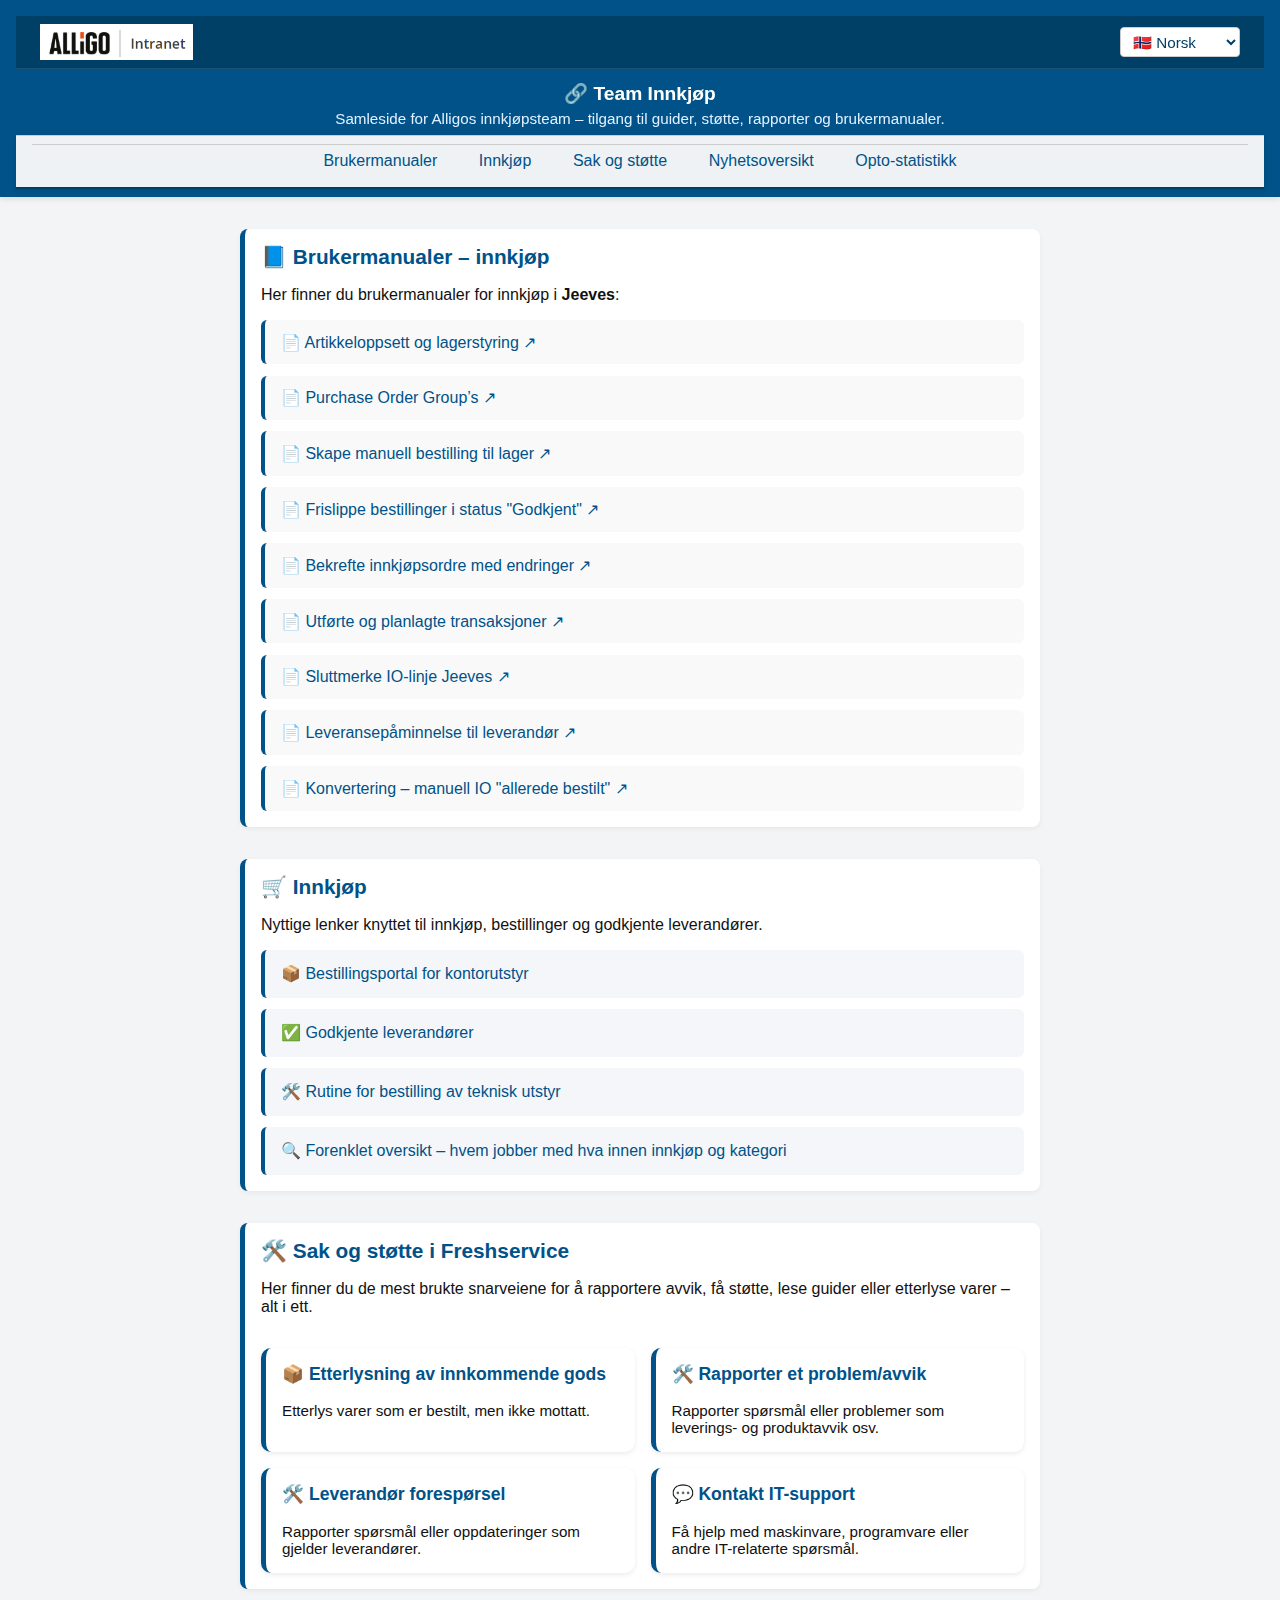
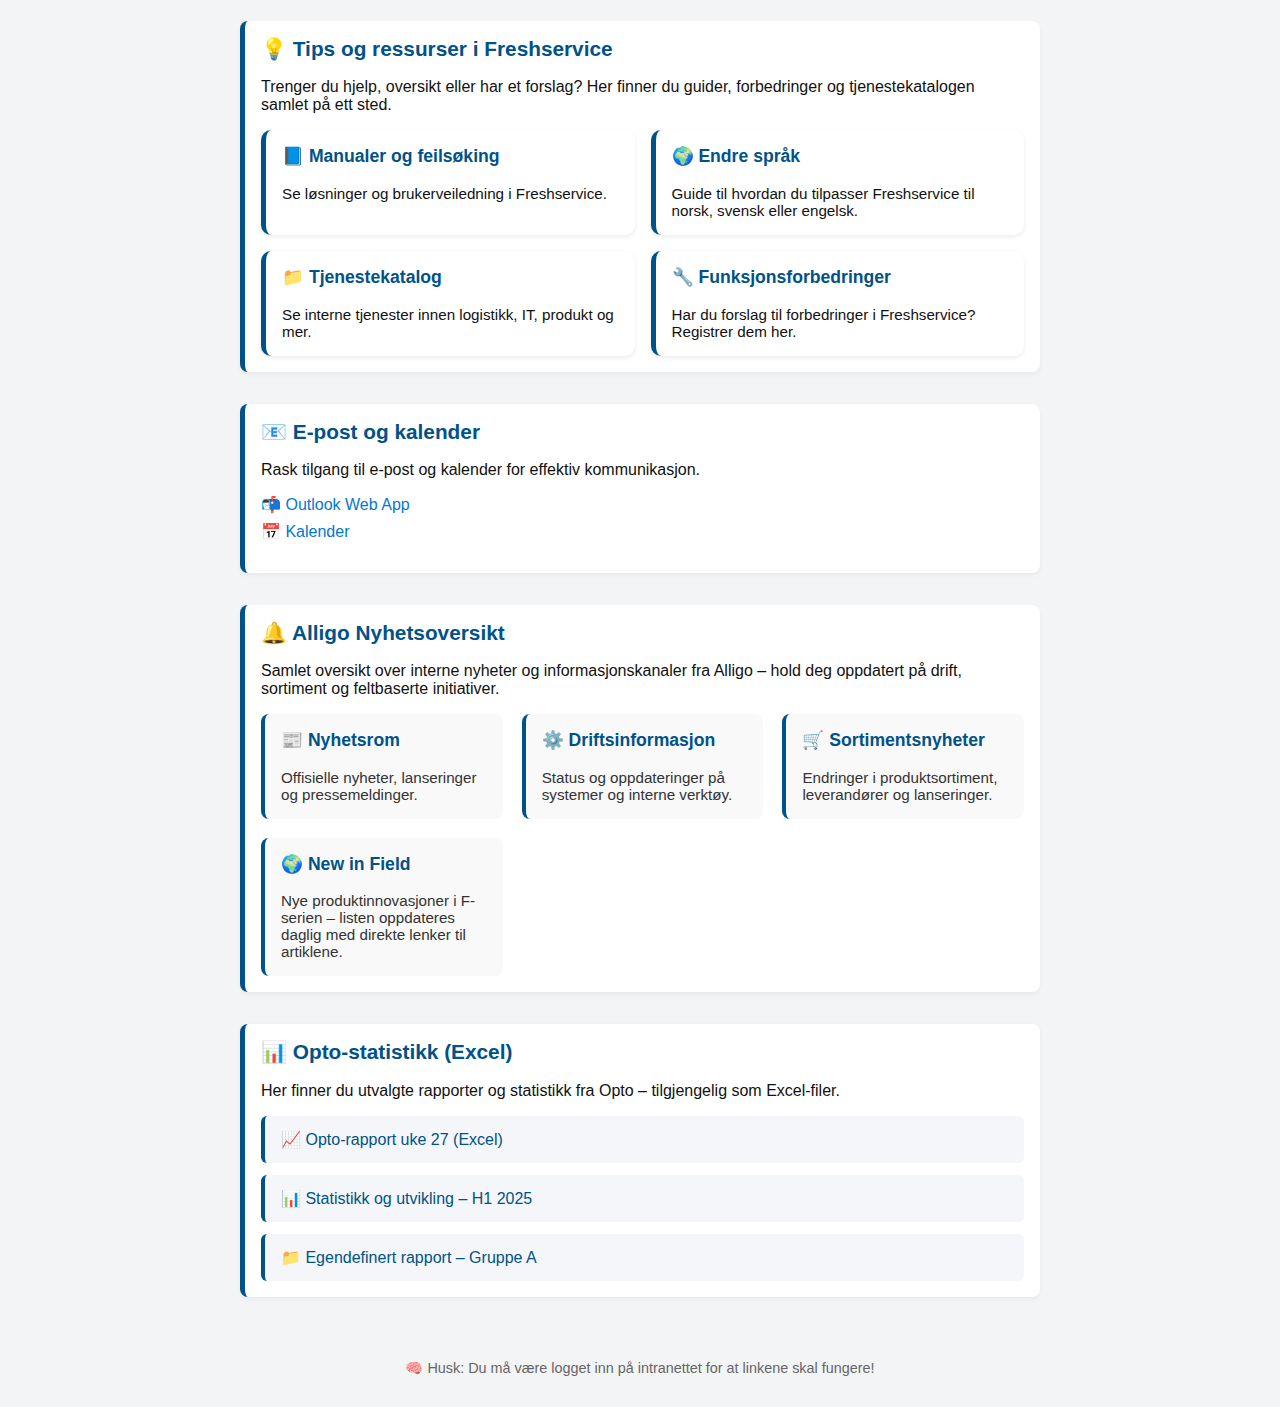
<file: index.html>
<!DOCTYPE html>
<html lang="no">

<head>
    <meta charset="UTF-8">
    <meta name="viewport" content="width=device-width, initial-scale=1">

    <title>Team Innkjøp – Nyttige lenker fra intranettet</title>
    <meta name="description"
        content="Samleside for Alligos innkjøpsteam – tilgang til guider, støtte, rapporter og brukermanualer.">
    <meta name="author" content="Team Innkjøp – Alligo">
    <link rel="icon" href="favicon.ico" type="image/x-icon">

    <!-- Stilark -->
    <link rel="stylesheet" href="assets/css/structured.css">
    <link rel="stylesheet" href="assets/css/mobile.css">
</head>
  

<body>
    <header class="sticky-header">
        <div class="header-top">
            <img src="assets/logo.png" alt="Alligo logo" class="logo" />
        
            <div class="header-controls">
                <div class="language-selector">
                    <label for="languageSelect" class="visually-hidden">Velg språk</label>
                    <select id="languageSelect" onchange="setLanguage(this.value)" aria-label="Velg språk">
                        <option value="no" selected>🇳🇴 Norsk</option>
                        <option value="se">🇸🇪 Svenska</option>
                        <option value="en">🇬🇧 English</option>
                    </select>
                </div>
            </div>
            <button class="hamburger" onclick="toggleMenu()">
                ☰ <span class="visually-hidden">Åpne meny</span>
            </button>
        </div>
          
          

        <div class="header-text">
            <h1 data-i18n="header.title">🔗 Team Innkjøp</h1>
            <p class="subtitle" data-i18n="header.subtitle">Nyttige lenker fra intranettet</p>
            <p class="description" data-i18n="header.description">Samleside for Alligos innkjøpsteam – tilgang til guider,
                støtte, rapporter og brukermanualer.</p>
            <p class="updated" data-i18n="header.updated">📅 Sist oppdatert: 2025-07-08</p>
        </div>
        
        <nav class="section-nav">
            <ul>
                <li><a href="#manualer" data-i18n="nav.manualer">Brukermanualer</a></li>
                <li><a href="#innkjop" data-i18n="nav.innkjop">Innkjøp</a></li>
                <li><a href="#freshservice" data-i18n="nav.freshservice">Sak og støtte</a></li>
                <li><a href="#nyheter" data-i18n="nav.nyheter">Nyhetsoversikt</a></li>
                <li><a href="#opto" data-i18n="nav.opto">Opto-statistikk</a></li>
            </ul>
        </nav>
       
    </header>
      

    <main>
        <section id="manualer">
            <h2 data-i18n="manualer.title">📘 Brukermanualer – innkjøp</h2>
            <p data-i18n="manualer.subtitle">Her finner du brukermanualer for innkjøp i <strong>Jeeves</strong>:</p>
            <div class="manual-grid">
                <a class="manual-card"
                    href="https://go.nanolearning.com/LessonViewer/?da=7509236&key=mYvjS7Dd3nmbU0af&mode=1&du=37914007"
                    target="_blank" rel="noopener" data-i18n="manualer.link1">📄 Artikkeloppsett og lagerstyring ↗</a>
                <a class="manual-card"
                    href="https://go.nanolearning.com/LessonViewer/?da=6764135&key=0xFFd02qWhVoDhG2&mode=1&du=37914011"
                    target="_blank" rel="noopener" data-i18n="manualer.link2">📄 Purchase Order Group’s ↗</a>
                <a class="manual-card"
                    href="https://go.nanolearning.com/LessonViewer/?da=6824299&key=uRhP2oCtgLZ7zWzk&mode=1&du=37914012"
                    target="_blank" rel="noopener" data-i18n="manualer.link3">📄 Skape manuell bestilling til lager ↗</a>
                <a class="manual-card"
                    href="https://go.nanolearning.com/LessonViewer/?da=4113198&key=CcGe8UIwFge2Daev&mode=1&du=37914014"
                    target="_blank" rel="noopener" data-i18n="manualer.link4">📄 Frislippe bestillinger i status "Godkjent"
                    ↗</a>
                <a class="manual-card"
                    href="https://go.nanolearning.com/LessonViewer/?da=6818569&key=a9OWDwea0AuUtwn7&mode=1&du=37914015"
                    target="_blank" rel="noopener" data-i18n="manualer.link5">📄 Bekrefte innkjøpsordre med endringer ↗</a>
                <a class="manual-card"
                    href="https://go.nanolearning.com/LessonViewer/?da=6818569&key=mvF6azvFHD1VyTA6&mode=1&du=37914016"
                    target="_blank" rel="noopener" data-i18n="manualer.link6">📄 Utførte og planlagte transaksjoner ↗</a>
                <a class="manual-card"
                    href="https://go.nanolearning.com/LessonViewer/?da=6938647&key=WJbq9eqk62ZMb5Bo&mode=1&du=37914017"
                    target="_blank" rel="noopener" data-i18n="manualer.link7">📄 Sluttmerke IO-linje Jeeves ↗</a>
                <a class="manual-card"
                    href="https://go.nanolearning.com/LessonViewer/?da=6824151&key=TcPkCjxL5RFqLLOH&mode=1&du=37914018"
                    target="_blank" rel="noopener" data-i18n="manualer.link8">📄 Leveransepåminnelse til leverandør ↗</a>
                <a class="manual-card"
                    href="https://go.nanolearning.com/LessonViewer/?da=7244613&key=pJkD78fIf8t6hh6m&mode=1&du=37914019"
                    target="_blank" rel="noopener" data-i18n="manualer.link9">📄 Konvertering – manuell IO "allerede bestilt"
                    ↗</a>
            </div>
            </section>
          
          

            <section id="innkjop">
                <h2 data-i18n="innkjop.title">🛒 Innkjøp</h2>
                <p data-i18n="innkjop.subtitle">
                    Nyttige lenker knyttet til innkjøp, bestillinger og godkjente leverandører.
                </p>
            
                <div class="purchase-grid">
                    <a class="purchase-card" href="#" target="_blank" data-i18n="innkjop.link1">📦 Bestillingsportal for
                        kontorutstyr</a>
                    <a class="purchase-card" href="#" target="_blank" data-i18n="innkjop.link2">✅ Godkjente leverandører</a>
                    <a class="purchase-card" href="#" target="_blank" data-i18n="innkjop.link3">🛠️ Rutine for bestilling av teknisk
                        utstyr</a>
                    <a class="purchase-card" href="/innkjopsteam-med-filter/index.html" target="_blank">
                        🔍 Forenklet oversikt – hvem jobber med hva innen innkjøp og kategori
                    </a>
                </div>
            </section>
              
            
          

        <section id="freshservice">
            <h2 data-i18n="fresh.title">🛠️ Sak og støtte i Freshservice</h2>
            <p data-i18n="fresh.intro">Her finner du de mest brukte snarveiene for å rapportere avvik, få støtte, lese guider
                eller etterlyse varer – alt i ett.</p>
        
            <div class="support-grid" style="margin-top: 2rem;">
                <a class="support-card" href="https://freshservice.alligo.com/support/catalog/items/361" target="_blank"
                    rel="noopener">
                    <h3 data-i18n="fresh.gods_title">📦 Etterlysning av innkommende gods</h3>
                    <p data-i18n="fresh.gods_text">Etterlys varer som er bestilt, men ikke mottatt.</p>
                </a>
        
                <a class="support-card" href="https://freshservice.alligo.com/support/tickets/new" target="_blank"
                    rel="noopener">
                    <h3 data-i18n="fresh.avvik_title">🛠️ Rapporter et problem/avvik</h3>
                    <p data-i18n="fresh.avvik_text">Rapporter spørsmål eller problemer som leverings- og produktavvik osv.</p>
                </a>
        
                <a class="support-card" href="https://freshservice.alligo.com/support/catalog/items/167" target="_blank"
                    rel="noopener">
                    <h3 data-i18n="fresh.leverandor_title">🛠️ Leverandør forespørsel</h3>
                    <p data-i18n="fresh.leverandor_text">Rapporter spørsmål eller oppdateringer som gjelder leverandører.</p>
                </a>
        
                <a class="support-card" href="https://freshservice.alligo.com/support/tickets/new?category=IT" target="_blank"
                    rel="noopener">
                    <h3 data-i18n="fresh.itsupport_title">💬 Kontakt IT-support</h3>
                    <p data-i18n="fresh.itsupport_text">Få hjelp med maskinvare, programvare eller andre IT-relaterte spørsmål.
                    </p>
                </a>
            </div>
        </section>

        <section>
            <h2 data-i18n="tips.title">💡 Tips og ressurser i Freshservice</h2>
            <p data-i18n="tips.intro">Trenger du hjelp, oversikt eller har et forslag? Her finner du guider, forbedringer og
                tjenestekatalogen samlet på ett sted.</p>
        
            <div class="support-grid">
                <a class="support-card" href="https://freshservice.alligo.com/support/solutions" target="_blank" rel="noopener">
                    <h3 data-i18n="tips.manual_title">📘 Manualer og feilsøking</h3>
                    <p data-i18n="tips.manual_text">Se løsninger og brukerveiledning i Freshservice.</p>
                </a>
        
                <a class="support-card" href="https://freshservice.alligo.com/support/solutions/articles/53000082025"
                    target="_blank" rel="noopener">
                    <h3 data-i18n="tips.language_title">🌍 Endre språk</h3>
                    <p data-i18n="tips.language_text">Guide til hvordan du tilpasser Freshservice til norsk, svensk eller
                        engelsk.</p>
                </a>
            </div>
        
            <div class="support-grid">
                <a class="support-card" href="https://freshservice.alligo.com/support/catalog/items?category_id=53000051363"
                    target="_blank" rel="noopener">
                    <h3 data-i18n="tips.catalog_title">📁 Tjenestekatalog</h3>
                    <p data-i18n="tips.catalog_text">Se interne tjenester innen logistikk, IT, produkt og mer.</p>
                </a>
        
                <a class="support-card" href="https://freshservice.alligo.com/support/catalog/items/69" target="_blank"
                    rel="noopener">
                    <h3 data-i18n="tips.improve_title">🔧 Funksjonsforbedringer</h3>
                    <p data-i18n="tips.improve_text">Har du forslag til forbedringer i Freshservice? Registrer dem her.</p>
                </a>
            </div>
        </section>
          

        <section>
            <h2 data-i18n="mail.title">📧 E-post og kalender</h2>
            <p data-i18n="mail.subtitle">Rask tilgang til e-post og kalender for effektiv kommunikasjon.</p>
            <ul>
                <li><a href="https://outlook.office.com/mail/inbox" data-i18n="mail.outlook">📬 Outlook Web App</a></li>
                <li><a href="https://outlook.office.com/calendar/view/month" data-i18n="mail.calendar">📅 Kalender</a></li>
            </ul>
        </section>
          

        <section id="nyheter">
            <h2 data-i18n="nyheter.title">🔔 Alligo Nyhetsoversikt</h2>
            <p data-i18n="nyheter.subtitle">Samlet oversikt over interne nyheter og informasjonskanaler fra Alligo – hold deg
                oppdatert på drift, sortiment og feltbaserte initiativer.</p>
        
            <div class="news-grid">
                <a class="news-card" href="https://intranet.alligo.com/toolsno/nyheter.4.74aa99c17471d6226f7003.html"
                    target="_blank" rel="noopener">
                    <h3 data-i18n="nyheter.link1_title">📰 Nyhetsrom</h3>
                    <p data-i18n="nyheter.link1_text">Offisielle nyheter, lanseringer og pressemeldinger.</p>
                </a>
        
                <a class="news-card"
                    href="https://intranet.alligo.com/toolsno/nyheter/driftsinformasjon.4.2b68e9e9187eae25bf7294b.html"
                    target="_blank" rel="noopener">
                    <h3 data-i18n="nyheter.link2_title">⚙️ Driftsinformasjon</h3>
                    <p data-i18n="nyheter.link2_text">Status og oppdateringer på systemer og interne verktøy.</p>
                </a>
        
                <a class="news-card"
                    href="https://intranet.alligo.com/toolsno/nyheter/sortimentsnyheter.4.73d14fa31906f99c256550fe.html"
                    target="_blank" rel="noopener">
                    <h3 data-i18n="nyheter.link3_title">🛒 Sortimentsnyheter</h3>
                    <p data-i18n="nyheter.link3_text">Endringer i produktsortiment, leverandører og lanseringer.</p>
                </a>
        
                <a class="news-card" href="https://intranet.alligo.com/toolsno/nyheter/newinfield.4.bcd2d6e1969f6218262cd4.html"
                    target="_blank" rel="noopener">
                    <h3 data-i18n="nyheter.link4_title">🌍 New in Field</h3>
                    <p data-i18n="nyheter.link4_text">Nye produktinnovasjoner i F-serien – listen oppdateres daglig med direkte
                        lenker til artiklene.</p>
                </a>
            </div>
        </section>
          
          
          

        <section id="opto">
            <h2 data-i18n="opto.title">📊 Opto-statistikk (Excel)</h2>
            <p data-i18n="opto.subtitle">Her finner du utvalgte rapporter og statistikk fra Opto – tilgjengelig som Excel-filer.
            </p>
        
            <div class="opto-grid">
                <a class="opto-card" href="#" target="_blank" data-i18n="opto.link1">📈 Opto-rapport uke 27 (Excel)</a>
                <a class="opto-card" href="#" target="_blank" data-i18n="opto.link2">📊 Statistikk og utvikling – H1 2025</a>
                <a class="opto-card" href="#" target="_blank" data-i18n="opto.link3">📁 Egendefinert rapport – Gruppe A</a>
            </div>
        </section>
          
          
    </main>

    <footer>
        <p data-i18n="footer.notice">🧠 Husk: Du må være logget inn på intranettet for at linkene skal fungere!</p>
    </footer>

    <script src="/assets/js/translations.no.js"></script>
    <script src="/assets/js/translations.se.js"></script>
    <script src="/assets/js/translations.en.js"></script>
    <script src="/assets/js/main.js"></script>
      
      
</body>

</html>
</file>
<file: assets/css/structured.css>
/* =========================
   🧱 GLOBALT & STANDARD
========================= */

html {
  scroll-behavior: smooth;
}

body {
  font-family: 'Segoe UI', sans-serif;
  margin: 0;
  padding: 0;
  background: #bac1ca;
  color: #333;
  height: 100%;
  overflow-x: hidden;
}

ul {
  list-style: none;
  padding: 0;
  margin-top: 1rem;
}

li {
  margin: 0.5rem 0;
}

a {
  text-decoration: none;
  color: #0078d4;
  font-weight: 500;
}

a:hover {
  text-decoration: underline;
}

/* =========================
   🦶 FOOTER
========================= */

footer {
  text-align: center;
  padding: 1rem;
  font-size: 0.9rem;
  color: #666;
}

/* =========================
   🚩 HEADER & MENY
========================= */

.sticky-header {
  position: sticky;
  top: 0;
  z-index: 1000;
  background: #005288;
  color: white;
  padding-bottom: 0.5rem;
  box-shadow: 0 2px 6px rgba(0, 0, 0, 0.1);
}

header {
  background: #0c507c;
  color: white;
  padding: 1rem;
  text-align: center;
}

.header-content {
  display: flex;
  align-items: center;
  gap: 1rem;
  flex-wrap: wrap;
  padding: 1rem 1.5rem;
  text-align: center;
}

.logo {
  height: 50px;
  width: auto;
}

.header-text {
  flex: 1;
  min-width: 200px;
}

.header-text h1 {
  margin: 0;
  font-size: 1.5rem;
}

.header-text p {
  margin: 0.3rem 0 0;
  font-size: 0.95rem;
  color: #e0f0ff;
}

/* =========================
   📌 SEKSJONSNAVIGASJON
========================= */

.section-nav {
  background: #eef2f5;
  border-top: 1px solid #ccc;
  border-bottom: 2px solid #003f66;
  padding: 0.8rem 1rem;
  text-align: center;
}

.section-nav ul {
  display: inline-flex;
  flex-wrap: wrap;
  gap: 1rem;
  margin: 0;
  padding: 0;
}

.section-nav li {
  display: inline;
}

.section-nav a {
  font-weight: 500;
  color: #005288;
  padding: 0.3rem 0.6rem;
  border-radius: 4px;
  transition: background 0.2s ease, color 0.2s ease;
}

.section-nav a:hover {
  color: #003f66;
  background: #dbe9f3;
}

/* =========================
   📄 HOVEDINNHOLD
========================= */

main {
  max-width: 800px;
  margin: 2rem auto;
  padding: 0 1rem;
}

section {
  background: white;
  border-left: 5px solid #005288;
  border-radius: 8px;
  box-shadow: 0 2px 5px rgba(0, 0, 0, 0.05);
  margin-bottom: 2rem;
  padding: 1.5rem;
  scroll-margin-top: 200px;
}

section h2 {
  margin-top: 0;
  color: #005288;
  font-size: 1.3rem;
}

/* =========================
   📘 MANUALER
========================= */

.manual-grid {
  display: flex;
  flex-direction: column;
  gap: 0.7rem;
  margin-top: 1rem;
}

.manual-card {
  background: #f9f9f9;
  border-left: 4px solid #005288;
  padding: 0.8rem 1rem;
  border-radius: 6px;
  color: #005288;
  font-weight: 500;
  transition: background 0.2s ease, transform 0.2s ease;
}

.manual-card:hover {
  background: #e8f0fb;
  transform: translateX(3px);
}

/* =========================
   🛒 INNKJØP
========================= */

.purchase-grid {
  display: flex;
  flex-direction: column;
  gap: 0.7rem;
  margin-top: 1rem;
}

.purchase-card {
  background: #f4f6f9;
  border-left: 4px solid #005288;
  padding: 0.9rem 1rem;
  border-radius: 6px;
  color: #005288;
  font-weight: 500;
  transition: background 0.2s ease, transform 0.2s ease;
}

.purchase-card:hover {
  background: #e0effc;
  transform: translateX(3px);
}

/* =========================
   📊 OPTO
========================= */

.opto-grid {
  display: flex;
  flex-direction: column;
  gap: 0.7rem;
  margin-top: 1rem;
}

.opto-card {
  background: #f4f6f9;
  border-left: 4px solid #005288;
  padding: 0.9rem 1rem;
  border-radius: 6px;
  color: #005288;
  font-weight: 500;
  transition: background 0.2s ease, transform 0.2s ease;
}

.opto-card:hover {
  background: #e0effc;
  transform: translateX(3px);
}

/* =========================
   🛠️ FRESHSERVICE
========================= */

.support-grid {
  display: grid;
  grid-template-columns: repeat(auto-fit, minmax(260px, 1fr));
  gap: 1.5rem;
  margin-top: 1rem;
}

.support-card {
  display: block;
  background: #ffffff;
  border-left: 5px solid #005288;
  border-radius: 10px;
  padding: 1.2rem;
  text-decoration: none;
  color: #333;
  box-shadow: 0 2px 5px rgba(0, 0, 0, 0.08);
  transition: transform 0.2s ease, box-shadow 0.2s ease;
}

.support-card:hover {
  transform: translateY(-4px);
  box-shadow: 0 6px 15px rgba(0, 0, 0, 0.15);
  background: #f9f9ff;
}

.support-card h3 {
  margin-top: 0;
  font-size: 1.2rem;
  color: #005288;
}

.support-card p {
  margin-bottom: 0;
  font-size: 0.95rem;
}

.support-subgrid {
  display: grid;
  grid-template-columns: repeat(auto-fit, minmax(180px, 1fr));
  gap: 1rem;
  margin-top: 1rem;
  font-size: 0.95rem;
}

.support-subgrid a {
  display: block;
  color: #0078d4;
  text-decoration: none;
  margin-top: 0.2rem;
}

.support-subgrid a:hover {
  text-decoration: underline;
}

/* =========================
   📰 NYHETER
========================= */

.news-grid {
  display: grid;
  grid-template-columns: repeat(auto-fit, minmax(240px, 1fr));
  gap: 1.2rem;
  margin-top: 1rem;
}

.news-card {
  background: #f9f9f9;
  border-left: 4px solid #005288;
  border-radius: 8px;
  padding: 1rem;
  text-decoration: none;
  color: #333;
  transition: transform 0.2s ease, box-shadow 0.2s ease, background 0.2s ease;
}

.news-card:hover {
  background: #e6f2fb;
  transform: translateY(-4px);
  box-shadow: 0 6px 12px rgba(0, 0, 0, 0.1);
}

.news-card h3 {
  margin-top: 0;
  color: #005288;
  font-size: 1.1rem;
}

.news-card p {
  font-size: 0.95rem;
  margin-bottom: 0;
}

/* =========================
   🔹 UNDERVERKTØY / DELER
========================= */

.subsection {
  margin-top: 2rem;
  background: #f4f6fa;
  padding: 1rem 1.5rem;
  border-radius: 8px;
  border-left: 4px solid #005288;
}

.subsection h3 {
  margin-top: 0;
  color: #005288;
}

.subsection ul {
  list-style-type: none;
  padding-left: 0;
}

.subsection li {
  margin-bottom: 0.7rem;
  font-size: 0.95rem;
}

.subsection a {
  color: #0078d4;
  text-decoration: none;
}

.subsection a:hover {
  text-decoration: underline;
}
</file>
<file: assets/css/mobile.css>
/* =========================
   📱 MOBILVISNING: BASE
========================= */
body {
  font-family: 'Segoe UI', sans-serif;
  background: #f3f4f6;
  margin: 0;
  color: #111;
}

/* =========================
   🚩 HEADER
========================= */
header {
  background: #005288;
  color: white;
  padding: 1rem;
  text-align: center;
  position: relative;
}

.logo {
  height: 36px;
}

.header-top {
  position: relative;
  display: flex;
  justify-content: space-between;
  align-items: center;
  padding: 0.5rem 1.5rem;
  background: #003f66;
  border-bottom: 1px solid rgba(255, 255, 255, 0.1);
}

.header-controls {
  display: flex;
  align-items: center;
  gap: 0.5rem;
}

.language-selector {
  margin-left: auto;
}

.language-selector select {
  font-size: 0.95rem;
  padding: 0.3rem 0.5rem;
  border-radius: 4px;
  border: 1px solid #ccc;
  background: white;
  color: #003f66;
}

.hamburger {
  display: none;
}

@media (max-width: 600px) {
  .hamburger {
    display: block;
    background: none;
    border: none;
    color: #ffffff;
    font-size: 1.8rem;
    cursor: pointer;
    position: absolute;
    left: 50%;
    top: 3.8rem; /* ← juster høyde her etter behov */
    transform: translateX(-50%);
    z-index: 10;
  }
}

.header-text {
  text-align: center;
  padding: 0.8rem 1.5rem 0.5rem;
}

.header-text h1 {
  font-size: 1.2rem;
  margin: 0;
  color: white;
}

.header-text .subtitle,
.header-text .updated {
  display: none;
}

/* =========================
   🔗 SEKSJONSNAVIGASJON
========================= */
.section-nav {
  background: #eef2f5;
  position: sticky;
  top: 0;
  z-index: 100;
  padding: 0.5rem 1rem;
  box-shadow: 0 1px 4px rgba(0, 0, 0, 0.1);
}

.section-nav ul {
  list-style: none;
  display: none;
  flex-direction: column;
  background: #eef2f5;
  padding: 1rem;
  border-top: 1px solid #ccc;
  margin: 0;
}

.section-nav.open ul {
  display: flex;
}

.section-nav li a {
  color: #005288;
  text-decoration: none;
  font-weight: 500;
  padding: 0.4rem 0.8rem;
  border-radius: 5px;
}

.section-nav li a:hover {
  background: #d0e7f5;
}

@media (min-width: 601px) {
  .section-nav ul {
    display: flex !important;
    flex-direction: row;
    justify-content: center;
    padding: 0;
  }
}

/* =========================
   📄 SEKSJONER
========================= */
section {
  max-width: 900px;
  margin: 2rem auto;
  padding: 1rem;
}

/* =========================
   📦 KORT: FRESHSERVICE / STØTTE
========================= */
.support-grid {
  display: grid;
  grid-template-columns: repeat(auto-fit, minmax(260px, 1fr));
  gap: 1rem;
}

.support-card {
  display: block;
  background: white;
  padding: 1rem;
  border-left: 5px solid #005288;
  border-radius: 10px;
  color: #111;
  text-decoration: none;
  transition: transform 0.2s ease, box-shadow 0.2s ease;
  box-shadow: 0 2px 5px rgba(0, 0, 0, 0.08);
}

.support-card:hover {
  transform: translateY(-3px);
  box-shadow: 0 6px 12px rgba(0, 0, 0, 0.12);
  background: #f9f9ff;
}

.support-card h3 {
  margin-top: 0;
  font-size: 1.1rem;
  color: #005288;
}

.support-card p {
  margin-bottom: 0;
  font-size: 0.95rem;
}

/* =========================
   ♿ TILGJENGELIGHET
========================= */
.visually-hidden {
  position: absolute;
  width: 1px;
  height: 1px;
  padding: 0;
  margin: -1px;
  overflow: hidden;
  clip: rect(0, 0, 0, 0);
  white-space: nowrap;
  border: 0;
}
</file>
